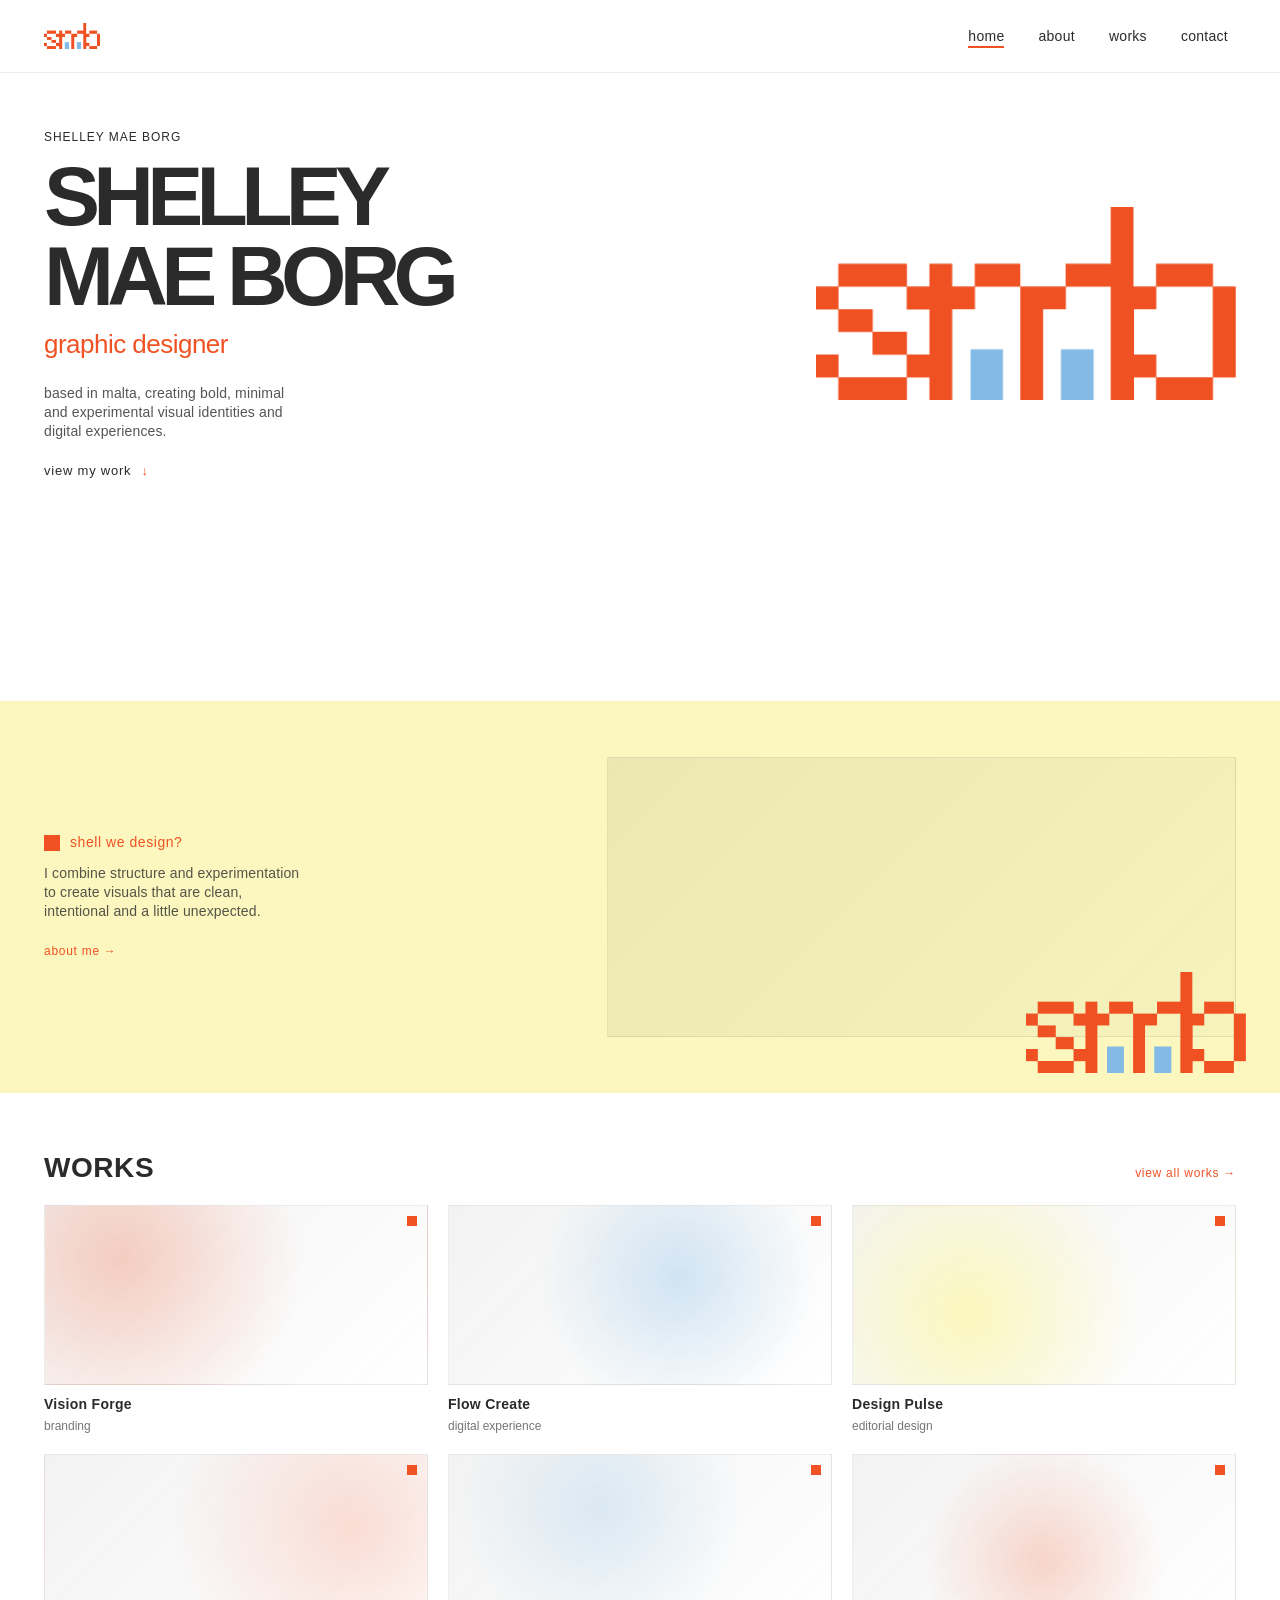
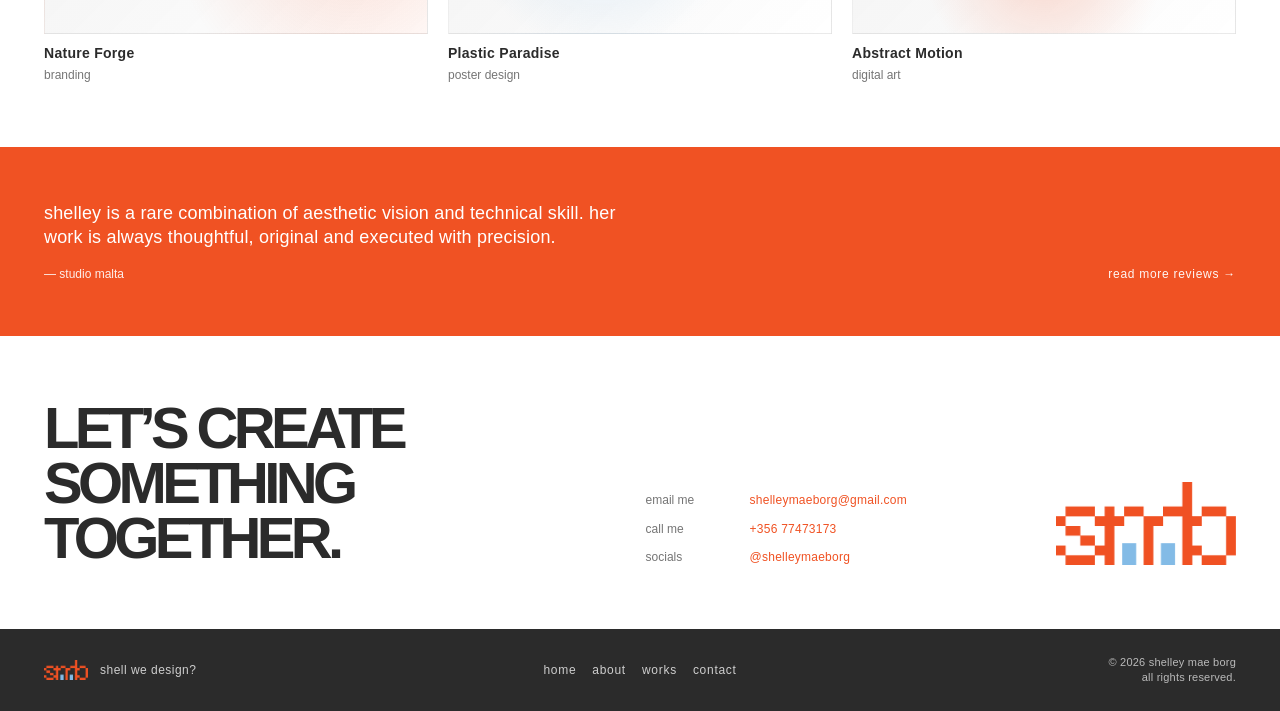
<file: index.html>
<!DOCTYPE html>
<html lang="en">
  <head>
    <meta charset="UTF-8" />
    <meta name="viewport" content="width=device-width, initial-scale=1.0" />
    <title>Shelley Mae Borg</title>
    <link rel="icon" type="image/x-icon" href="/images/logo.png" />
    <link rel="stylesheet" href="./style.css" />
  </head>
  <body>
    <a class="skipLink" href="#home">Skip to content</a>

    <header class="siteHeader">
      <div class="container headerInner">
        <a class="brand" href="#home" data-scroll>
          <img class="brandMark" src="./images/logo.png" alt="SMB logo" />
        </a>

        <nav class="nav" aria-label="Primary">
          <a class="navLink" href="#home" data-scroll>home</a>
          <a class="navLink" href="#about" data-scroll>about</a>
          <a class="navLink" href="#works" data-scroll>works</a>
          <a class="navLink" href="./contact.html">contact</a>
        </nav>
      </div>
    </header>

    <main>
      <section id="home" class="hero section">
        <div class="container heroGrid">
          <div class="heroCopy">
            <p class="kicker">SHELLEY MAE BORG</p>
            <h1 class="display">
              SHELLEY<br />
              MAE BORG
            </h1>
            <p class="subtitle">graphic designer</p>

            <p class="bodyText">
              based in malta, creating bold, minimal and experimental visual identities and
              digital experiences.
            </p>

            <a class="ctaLink" href="#works" data-scroll>
              view my work <span aria-hidden="true">↓</span>
            </a>
          </div>

          <div class="heroArt" aria-hidden="true">
            <div class="pixelMotif">
              <img src="./images/logo.png" alt="" />
            </div>
            <div class="accentSquares accentSquaresBlue"></div>
          </div>
        </div>
      </section>

      <section id="about" class="about section">
        <div class="container aboutGrid">
          <div class="aboutCopy">
            <p class="eyebrow">
              <span class="eyebrowMark" aria-hidden="true"></span>
              shell we design?
            </p>
            <p class="bodyText">
              I combine structure and experimentation to create visuals that are clean,
              intentional and a little unexpected.
            </p>

            <a class="textLink" href="#works" data-scroll>about me →</a>
          </div>

          <div class="aboutMedia">
            <div class="portraitPlaceholder" role="img" aria-label="Portrait placeholder"></div>
            <div class="pixelOverlay" aria-hidden="true">
              <img src="./images/logo.png" alt="" />
            </div>
          </div>
        </div>
      </section>

      <section id="works" class="works section">
        <div class="container">
          <div class="sectionHeader">
            <h2 class="sectionTitle">WORKS</h2>
            <a class="textLink" href="#works" data-scroll>view all works →</a>
          </div>

          <div class="worksGrid" aria-label="Work projects">
            <article class="workCard" tabindex="0">
              <div class="workThumb thumbA" role="img" aria-label="Project thumbnail placeholder"></div>
              <h3 class="workTitle">Vision Forge</h3>
              <p class="workMeta">branding</p>
            </article>

            <article class="workCard" tabindex="0">
              <div class="workThumb thumbB" role="img" aria-label="Project thumbnail placeholder"></div>
              <h3 class="workTitle">Flow Create</h3>
              <p class="workMeta">digital experience</p>
            </article>

            <article class="workCard" tabindex="0">
              <div class="workThumb thumbC" role="img" aria-label="Project thumbnail placeholder"></div>
              <h3 class="workTitle">Design Pulse</h3>
              <p class="workMeta">editorial design</p>
            </article>

            <article class="workCard" tabindex="0">
              <div class="workThumb thumbD" role="img" aria-label="Project thumbnail placeholder"></div>
              <h3 class="workTitle">Nature Forge</h3>
              <p class="workMeta">branding</p>
            </article>

            <article class="workCard" tabindex="0">
              <div class="workThumb thumbE" role="img" aria-label="Project thumbnail placeholder"></div>
              <h3 class="workTitle">Plastic Paradise</h3>
              <p class="workMeta">poster design</p>
            </article>

            <article class="workCard" tabindex="0">
              <div class="workThumb thumbF" role="img" aria-label="Project thumbnail placeholder"></div>
              <h3 class="workTitle">Abstract Motion</h3>
              <p class="workMeta">digital art</p>
            </article>
          </div>
        </div>
      </section>

      <section class="quoteBand section" aria-label="Testimonial">
        <div class="container quoteInner">
          <blockquote class="quote">
            shelley is a rare combination of aesthetic vision and technical skill.
            her work is always thoughtful, original and executed with precision.
          </blockquote>
          <div class="quoteByline">— studio malta</div>
          <a class="quoteLink" href="#about" data-scroll>read more reviews →</a>
        </div>
      </section>

      <section class="cta section" aria-label="Call to action">
        <div class="container ctaGrid">
          <h2 class="ctaTitle displaySmall">
            LET’S CREATE<br />
            SOMETHING<br />
            TOGETHER.
          </h2>

          <div class="ctaDetails">
            <div class="ctaRow">
              <div class="ctaLabel">email me</div>
              <div class="ctaValue">shelleymaeborg@gmail.com</div>
            </div>
            <div class="ctaRow">
              <div class="ctaLabel">call me</div>
              <div class="ctaValue">+356 77473173</div>
            </div>
            <div class="ctaRow">
              <div class="ctaLabel">socials</div>
              <div class="ctaValue">@shelleymaeborg</div>
            </div>
          </div>

          <div class="ctaMotif" aria-hidden="true">
            <div class="pixelMotif pixelMotifSmall">
              <img src="./images/logo.png" alt="" />
            </div>
          </div>
        </div>
      </section>
    </main>

    <footer class="siteFooter">
      <div class="container footerInner">
        <div class="footerLeft">
          <img class="footerMark" src="./images/logo.png" alt="SMB logo" />
          <div class="footerTagline">shell we design?</div>
        </div>

        <nav class="footerNav" aria-label="Footer">
          <a class="footerLink" href="#home" data-scroll>home</a>
          <a class="footerLink" href="#about" data-scroll>about</a>
          <a class="footerLink" href="#works" data-scroll>works</a>
          <a class="footerLink" href="./contact.html">contact</a>
        </nav>

        <div class="footerRight">
          <div class="footerLegal">© 2026 shelley mae borg</div>
          <div class="footerLegal">all rights reserved.</div>
        </div>
      </div>
    </footer>

    <script src="./functions.js"></script>
  </body>
</html>
</file>
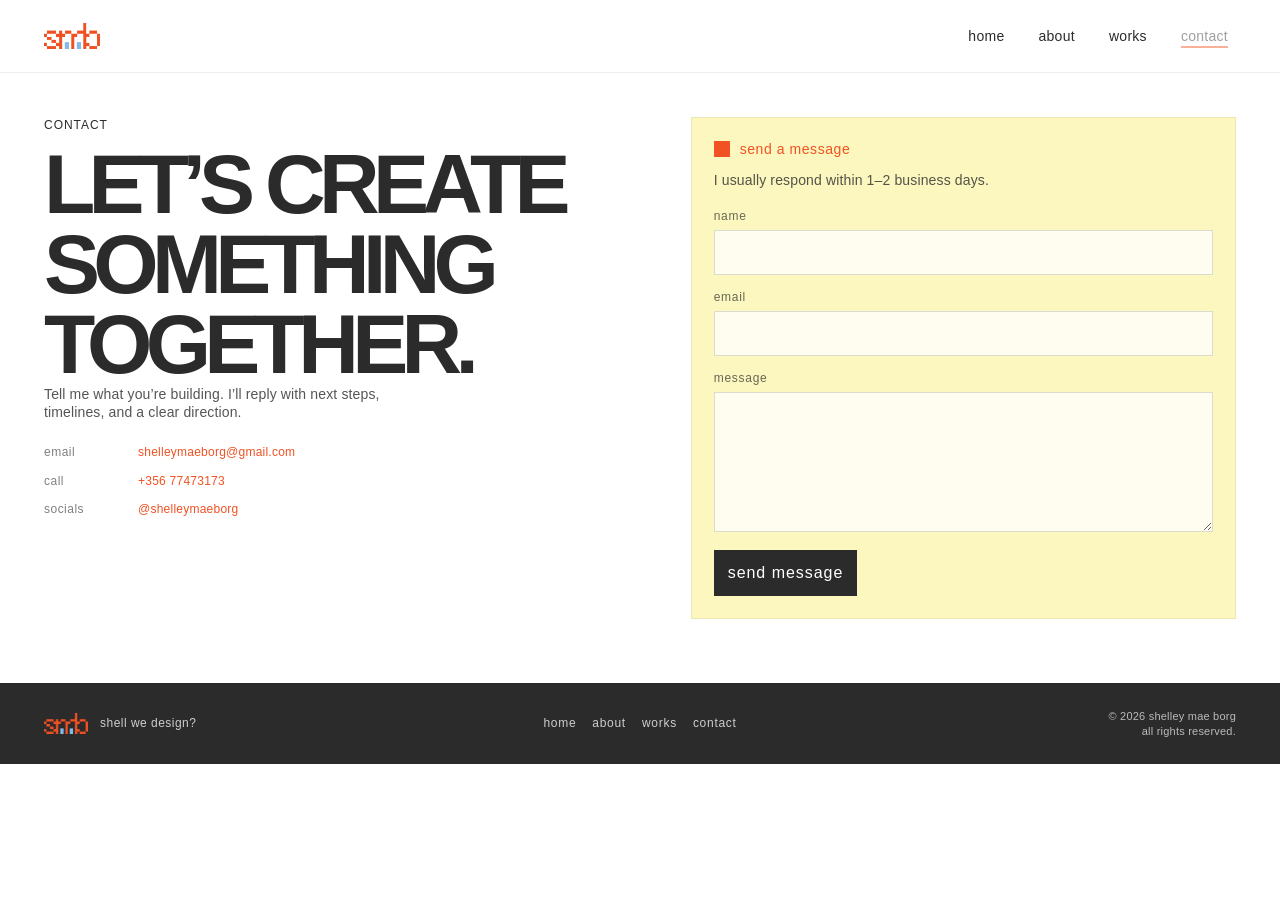
<file: contact.html>
<!DOCTYPE html>
<html lang="en">
  <head>
    <meta charset="UTF-8" />
    <meta name="viewport" content="width=device-width, initial-scale=1.0" />
    <title>Contact — Shelley Mae Borg</title>
    <link rel="icon" type="image/x-icon" href="/images/logo.png" />
    <link rel="stylesheet" href="./style.css" />
  </head>
  <body>
    <a class="skipLink" href="#contact">Skip to content</a>

    <header class="siteHeader">
      <div class="container headerInner">
        <a class="brand" href="./index.html">
          <img class="brandMark" src="./images/logo.png" alt="SMB logo" />
        </a>

        <nav class="nav" aria-label="Primary">
          <a class="navLink" href="./index.html#home">home</a>
          <a class="navLink" href="./index.html#about">about</a>
          <a class="navLink" href="./index.html#works">works</a>
          <a class="navLink navLinkContact" href="./contact.html" aria-current="page">contact</a>
        </nav>
      </div>
    </header>

    <main>
      <section id="contact" class="contactHero section">
        <div class="container contactGrid">
          <div class="contactCopy">
            <p class="kicker">CONTACT</p>
            <h1 class="display contactTitle">
              LET’S CREATE<br />
              SOMETHING<br />
              TOGETHER.
            </h1>
            <p class="bodyText contactIntro">
              Tell me what you’re building. I’ll reply with next steps, timelines, and a clear
              direction.
            </p>

            <div class="contactDetails">
              <div class="contactDetail">
                <div class="contactLabel">email</div>
                <div class="contactValue">shelleymaeborg@gmail.com</div>
              </div>
              <div class="contactDetail">
                <div class="contactLabel">call</div>
                <div class="contactValue">+356 77473173</div>
              </div>
              <div class="contactDetail">
                <div class="contactLabel">socials</div>
                <div class="contactValue">@shelleymaeborg</div>
              </div>
            </div>
          </div>

          <div class="contactPanel">
            <div class="contactPanelHeader">
              <p class="eyebrow">
                <span class="eyebrowMark" aria-hidden="true"></span>
                send a message
              </p>
              <p class="bodyText contactHint">I usually respond within 1–2 business days.</p>
            </div>

            <!-- formspree form -->
            <form
              id="contactForm"
              class="contactForm"
              action="https://formspree.io/f/xdabkkyw"
              method="POST"
              novalidate
            >
              <label class="field">
                <span class="fieldLabel">name</span>
                <input class="fieldInput" name="name" type="text" autocomplete="name" required />
              </label>

              <label class="field">
                <span class="fieldLabel">email</span>
                <input
                  class="fieldInput"
                  name="email"
                  type="email"
                  autocomplete="email"
                  required
                />
              </label>

              <label class="field fieldMessage">
                <span class="fieldLabel">message</span>
                <textarea
                  class="fieldTextarea"
                  name="message"
                  rows="6"
                  autocomplete="off"
                  required
                ></textarea>
              </label>

              <div class="formRow">
                <button class="btnPrimary" type="submit">
                  <span class="btnText">send message</span>
                  <span class="btnSpinner" aria-hidden="true"></span>
                </button>
                <div class="formStatus" role="status" aria-live="polite"></div>
              </div>
            </form>
          </div>
        </div>
      </section>
    </main>

    <footer class="siteFooter">
      <div class="container footerInner">
        <div class="footerLeft">
          <img class="footerMark" src="./images/logo.png" alt="SMB logo" />
          <div class="footerTagline">shell we design?</div>
        </div>

        <nav class="footerNav" aria-label="Footer">
          <a class="footerLink" href="./index.html#home">home</a>
          <a class="footerLink" href="./index.html#about">about</a>
          <a class="footerLink" href="./index.html#works">works</a>
          <a class="footerLink" href="./contact.html" aria-current="page">contact</a>
        </nav>

        <div class="footerRight">
          <div class="footerLegal">© 2026 shelley mae borg</div>
          <div class="footerLegal">all rights reserved.</div>
        </div>
      </div>
    </footer>

    <div class="modal" id="contactModal" aria-hidden="true">
      <div class="modalBackdrop" data-modal-close></div>
      <div
        class="modalDialog"
        role="dialog"
        aria-modal="true"
        aria-labelledby="contactModalTitle"
        aria-describedby="contactModalDesc"
      >
        <h2 class="modalTitle" id="contactModalTitle">Message sent</h2>
        <p class="modalDesc" id="contactModalDesc">
          Thanks — I’ll get back to you soon.
        </p>
        <div class="modalActions">
          <button class="btnSecondary" type="button" data-modal-close>close</button>
        </div>
      </div>
    </div>

    <script src="./functions.js"></script>
  </body>
</html>
</file>
<file: style.css>
/* Base */
:root {
  --blue: #84bbe6;
  --cream: #fbf7be;
  --orange: #f05223;
  --ink: #2b2b2b;
  --white: #ffffff;

  --container: 1240px;
  --gutter: 24px;

  --tracking-tight: -0.08em; /* ~ -80 tracking */
}

*,
*::before,
*::after {
  box-sizing: border-box;
}

html {
  scroll-behavior: smooth;
}

@media (prefers-reduced-motion: reduce) {
  html {
    scroll-behavior: auto;
  }
}

body {
  margin: 0;
  color: var(--ink);
  background: var(--white);
  font-family: "Helvetica Neue", Helvetica, Arial, sans-serif;
  line-height: 1.35;
  -webkit-font-smoothing: antialiased;
  -moz-osx-font-smoothing: grayscale;
  --spot-x: -1000px;
  --spot-y: -1000px;
}

img {
  display: block;
  max-width: 100%;
  height: auto;
}

a {
  color: inherit;
  text-decoration: none;
}

.container {
  max-width: var(--container);
  margin: 0 auto;
  padding: 0 var(--gutter);
}

.section {
  padding: 64px 0;
}

.skipLink {
  position: absolute;
  left: 12px;
  top: 12px;
  transform: translateY(-200%);
  padding: 10px 12px;
  background: var(--white);
  border: 1px solid rgba(43, 43, 43, 0.2);
  font-size: 14px;
  z-index: 1000;
}

.skipLink:focus {
  transform: translateY(0);
  outline: 2px solid var(--orange);
  outline-offset: 2px;
}

/* Header / Nav */
.siteHeader {
  position: sticky;
  top: 0;
  z-index: 50;
  background: rgba(255, 255, 255, 0.9);
  backdrop-filter: blur(10px);
  border-bottom: 1px solid rgba(43, 43, 43, 0.08);
}

.headerInner {
  height: 72px;
  display: flex;
  align-items: center;
  justify-content: space-between;
  gap: 16px;
}

.brandMark {
  width: 56px;
  height: auto;
}

.nav {
  display: flex;
  align-items: center;
  gap: 18px;
  font-size: 14px;
  letter-spacing: 0.02em;
  text-transform: lowercase;
}

.navLink {
  padding: 8px 8px;
  border-radius: 0;
  position: relative;
}

.navLink::after {
  content: "";
  position: absolute;
  left: 8px;
  right: 8px;
  bottom: 5px;
  height: 2px;
  background: var(--orange);
  transform: scaleX(0);
  transform-origin: left;
  transition: transform 140ms ease;
}

.navLink:hover::after,
.navLink[aria-current="page"]::after {
  transform: scaleX(1);
}

.navLinkContact {
  opacity: 0.45;
  cursor: not-allowed;
}

/* Typography */
.kicker {
  margin: 0 0 12px;
  font-size: 12px;
  letter-spacing: 0.08em;
  text-transform: uppercase;
}

.display {
  margin: 0;
  font-size: 84px;
  line-height: 0.95;
  letter-spacing: var(--tracking-tight);
}

.subtitle {
  margin: 10px 0 22px;
  font-size: 26px;
  color: var(--orange);
  letter-spacing: -0.02em;
}

.bodyText {
  margin: 0 0 18px;
  max-width: 34ch;
  font-size: 14px;
  letter-spacing: 0.01em;
  color: rgba(43, 43, 43, 0.8);
}

.ctaLink {
  display: inline-flex;
  align-items: center;
  gap: 10px;
  font-size: 13px;
  letter-spacing: 0.06em;
  text-transform: lowercase;
}

.ctaLink span {
  color: var(--orange);
}

.textLink {
  display: inline-flex;
  align-items: center;
  gap: 10px;
  font-size: 12px;
  letter-spacing: 0.06em;
  color: var(--orange);
  text-transform: lowercase;
}

/* Hero */
.hero {
  padding-top: 44px;
}

.heroGrid {
  display: grid;
  grid-template-columns: 1.1fr 0.9fr;
  gap: 48px;
  align-items: start;
}

.heroCopy {
  padding-top: 12px;
}

.heroArt {
  position: relative;
  min-height: 520px;
}

.pixelMotif {
  position: absolute;
  right: 0;
  top: 90px;
  width: 420px;
  opacity: 1;
}

.pixelMotif img {
  width: 100%;
  height: auto;
}

.accentSquares {
  position: absolute;
  right: 40px;
  top: 240px;
  width: 120px;
  height: 120px;
  image-rendering: pixelated;
}

/* About band */
.about {
  background: var(--cream);
  padding: 56px 0;
}

.aboutGrid {
  display: grid;
  grid-template-columns: 0.9fr 1.1fr;
  gap: 48px;
  align-items: center;
}

.eyebrow {
  margin: 0 0 12px;
  font-size: 14px;
  letter-spacing: 0.04em;
  color: var(--orange);
  text-transform: lowercase;
  display: flex;
  align-items: center;
  gap: 10px;
}

.eyebrowMark {
  width: 16px;
  height: 16px;
  background: var(--orange);
  display: inline-block;
}

.aboutMedia {
  position: relative;
  min-height: 280px;
}

.portraitPlaceholder {
  width: 100%;
  height: 280px;
  background: linear-gradient(135deg, rgba(43, 43, 43, 0.08), rgba(43, 43, 43, 0.02));
  border: 1px solid rgba(43, 43, 43, 0.08);
}

.pixelOverlay {
  position: absolute;
  right: -10px;
  bottom: -36px;
  width: 220px;
  transform: rotate(0deg);
}

.pixelOverlay img {
  width: 100%;
}

/* Works */
.works {
  padding-top: 56px;
}

.sectionHeader {
  display: flex;
  align-items: baseline;
  justify-content: space-between;
  gap: 24px;
  margin-bottom: 18px;
}

.sectionTitle {
  margin: 0;
  font-size: 28px;
  letter-spacing: 0.02em;
}

.worksGrid {
  display: grid;
  grid-template-columns: repeat(3, 1fr);
  gap: 20px;
}

.workCard {
  padding: 0;
  position: relative;
  outline: none;
  cursor: pointer;
}

.workCard:focus-visible {
  outline: 2px solid var(--orange);
  outline-offset: 6px;
}

.workThumb {
  height: 180px;
  border: 1px solid rgba(43, 43, 43, 0.08);
  background: linear-gradient(135deg, rgba(43, 43, 43, 0.06), rgba(43, 43, 43, 0));
  margin-bottom: 10px;
  position: relative;
  overflow: hidden;
}

.workThumb::after {
  content: "";
  position: absolute;
  right: 10px;
  top: 10px;
  width: 10px;
  height: 10px;
  background: var(--orange);
}

.thumbA {
  background: radial-gradient(circle at 20% 30%, rgba(240, 82, 35, 0.25), transparent 55%),
    linear-gradient(135deg, rgba(43, 43, 43, 0.06), rgba(43, 43, 43, 0));
}
.thumbB {
  background: radial-gradient(circle at 60% 40%, rgba(132, 187, 230, 0.35), transparent 55%),
    linear-gradient(135deg, rgba(43, 43, 43, 0.06), rgba(43, 43, 43, 0));
}
.thumbC {
  background: radial-gradient(circle at 30% 60%, rgba(251, 247, 190, 1), rgba(251, 247, 190, 0) 60%),
    linear-gradient(135deg, rgba(43, 43, 43, 0.06), rgba(43, 43, 43, 0));
}
.thumbD {
  background: radial-gradient(circle at 80% 40%, rgba(240, 82, 35, 0.18), transparent 55%),
    linear-gradient(135deg, rgba(43, 43, 43, 0.06), rgba(43, 43, 43, 0));
}
.thumbE {
  background: radial-gradient(circle at 40% 30%, rgba(132, 187, 230, 0.25), transparent 55%),
    linear-gradient(135deg, rgba(43, 43, 43, 0.06), rgba(43, 43, 43, 0));
}
.thumbF {
  background: radial-gradient(circle at 50% 60%, rgba(240, 82, 35, 0.22), transparent 55%),
    linear-gradient(135deg, rgba(43, 43, 43, 0.06), rgba(43, 43, 43, 0));
}

.workTitle {
  margin: 0;
  font-size: 14px;
  letter-spacing: 0.02em;
}

.workMeta {
  margin: 4px 0 0;
  font-size: 12px;
  color: rgba(43, 43, 43, 0.65);
}

/* Works spotlight interaction (dim page + halo) */
body::before {
  content: "";
  position: fixed;
  inset: 0;
  pointer-events: none;
  z-index: 60;
  opacity: 0;
  transition: opacity 520ms ease;
  background:
    radial-gradient(
      230px circle at var(--spot-x) var(--spot-y),
      rgba(0, 0, 0, 0) 0%,
      rgba(0, 0, 0, 0) 45%,
      rgba(0, 0, 0, 0.72) 75%,
      rgba(0, 0, 0, 0.72) 100%
    ),
    radial-gradient(
      420px circle at var(--spot-x) var(--spot-y),
      rgba(251, 247, 190, 0.12) 0%,
      rgba(251, 247, 190, 0) 60%
    ),
    rgba(0, 0, 0, 0.62);
}

.spotlightOn::before {
  opacity: 1;
}

@media (prefers-reduced-motion: reduce) {
  body::before {
    transition: none;
  }
}

.spotlightOn .workCard.isSpotlit {
  z-index: 70;
}

.spotlightOn .workCard.isSpotlit::before {
  content: "";
  position: absolute;
  inset: -18px;
  pointer-events: none;
  z-index: -1;
  background: radial-gradient(circle at 50% 40%, rgba(251, 247, 190, 0.55), rgba(251, 247, 190, 0) 65%);
  filter: blur(8px);
  opacity: 1;
  transition: opacity 220ms ease, transform 220ms ease;
  transform: translateZ(0) scale(1);
}

.spotlightOn .workCard.isSpotlit .workThumb {
  border-color: rgba(255, 255, 255, 0.28);
}

.spotlightOn .workCard:not(.isSpotlit) {
  opacity: 0.9;
  transition: opacity 220ms ease;
}

.spotlightOn .workCard.isSpotlit {
  transform: translateY(-2px);
  transition: transform 220ms ease;
}

/* Quote band */
.quoteBand {
  background: var(--orange);
  color: var(--white);
  padding: 54px 0;
}

.quoteInner {
  display: grid;
  grid-template-columns: 1fr auto;
  grid-template-rows: auto auto;
  column-gap: 40px;
  row-gap: 16px;
  align-items: end;
}

.quote {
  margin: 0;
  font-size: 18px;
  max-width: 60ch;
  letter-spacing: 0.01em;
}

.quoteByline {
  grid-column: 1 / 2;
  font-size: 12px;
  opacity: 0.9;
}

.quoteLink {
  grid-column: 2 / 3;
  grid-row: 1 / 3;
  align-self: end;
  font-size: 12px;
  letter-spacing: 0.06em;
  text-transform: lowercase;
  opacity: 0.95;
}

/* CTA */
.ctaGrid {
  display: grid;
  grid-template-columns: 1.2fr 0.8fr auto;
  gap: 28px;
  align-items: end;
}

.displaySmall {
  margin: 0;
  font-size: 58px;
  line-height: 0.95;
  letter-spacing: var(--tracking-tight);
}

.ctaDetails {
  display: grid;
  gap: 12px;
  font-size: 12px;
}

.ctaRow {
  display: grid;
  grid-template-columns: 90px 1fr;
  gap: 14px;
  align-items: baseline;
}

.ctaLabel {
  color: rgba(43, 43, 43, 0.65);
}

.ctaValue {
  color: var(--orange);
  letter-spacing: 0.02em;
}

.ctaMotif {
  justify-self: end;
}

.pixelMotifSmall {
  position: static;
  width: 180px;
  opacity: 1;
}

/* Footer */
.siteFooter {
  background: var(--ink);
  color: rgba(255, 255, 255, 0.9);
  padding: 26px 0;
}

.footerInner {
  display: grid;
  grid-template-columns: 1fr auto 1fr;
  gap: 28px;
  align-items: center;
}

.footerLeft {
  display: flex;
  align-items: center;
  gap: 12px;
}

.footerMark {
  width: 44px;
}

.footerTagline {
  font-size: 12px;
  letter-spacing: 0.04em;
  text-transform: lowercase;
  opacity: 0.85;
}

.footerNav {
  display: flex;
  gap: 16px;
  font-size: 12px;
  letter-spacing: 0.06em;
  text-transform: lowercase;
}

.footerLink {
  opacity: 0.85;
}

.footerLink:hover {
  opacity: 1;
  color: var(--orange);
}

.footerLink.isDisabled {
  opacity: 0.35;
}

.footerRight {
  justify-self: end;
  text-align: right;
  font-size: 11px;
  opacity: 0.75;
  letter-spacing: 0.02em;
}

/* Desktop-first guardrails */
@media (max-width: 1100px) {
  .display {
    font-size: 72px;
  }

  /* Tablet/Laptop: keep nav comfortable */
  .nav {
    gap: 14px;
  }

  .heroGrid {
    grid-template-columns: 1fr 1fr;
  }

  .worksGrid {
    grid-template-columns: repeat(2, 1fr);
  }

  .ctaGrid {
    grid-template-columns: 1fr 1fr;
  }

  .ctaMotif {
    display: none;
  }
}

/* Tablet guardrails */

@media (max-width: 768px) {
  /* Tablet: reduce vertical rhythm */
  .section {
    padding: 52px 0;
  }

  /* Tablet: header becomes flexible height */
  .headerInner {
    height: auto;
    padding: 12px 0;
    align-items: flex-start;
  }

  .brandMark {
    width: 48px;
  }

  /* Tablet: nav wraps instead of overflowing */
  .nav {
    flex-wrap: wrap;
    justify-content: flex-end;
    gap: 10px 14px;
    font-size: 13px;
  }

  .navLink {
    padding: 6px 6px;
  }

  .display {
    font-size: 48px;
  }

  .subtitle {
    font-size: 20px;
  }

  /* Tablet: stack the main homepage grids */
  .heroGrid {
    grid-template-columns: 1fr;
    gap: 28px;
  }

  .heroArt {
    min-height: 260px;
    order: 2;
  }

  .pixelMotif {
    width: 320px;
    top: 20px;
  }

  .accentSquares {
    width: 92px;
    height: 92px;
    right: 20px;
    top: 140px;
  }

  .aboutGrid {
    grid-template-columns: 1fr;
    gap: 22px;
  }

  .portraitPlaceholder {
    height: 240px;
  }

  .pixelOverlay {
    right: -6px;
    bottom: -26px;
    width: 180px;
  }

  .worksGrid {
    grid-template-columns: repeat(2, 1fr);
  }

  /* Tablet: quote band stacks neatly */
  .quoteInner {
    grid-template-columns: 1fr;
    grid-template-rows: auto auto auto;
  }

  .quoteLink {
    grid-column: 1 / 2;
    grid-row: auto;
    justify-self: start;
  }

  /* Tablet: CTA stacks */
  .ctaGrid {
    grid-template-columns: 1fr;
    gap: 18px;
  }

  .displaySmall {
    font-size: 44px;
  }

  /* Tablet: footer stacks */
  .footerInner {
    grid-template-columns: 1fr;
    gap: 16px;
    text-align: left;
  }

  .footerRight {
    justify-self: start;
    text-align: left;
  }
}

/* Mobile guardrails */

@media (max-width: 480px) {
  /* Mobile: tighter gutters */
  :root {
    --gutter: 16px;
  }

  .section {
    padding: 44px 0;
  }

  .display {
    font-size: 36px;
  }

  .subtitle {
    font-size: 18px;
  }

  /* Mobile: keep the hero artwork subtle */
  .heroArt {
    min-height: 200px;
  }

  .pixelMotif {
    width: 260px;
    right: -10px;
  }

  .accentSquares {
    display: none;
  }

  /* Mobile: single column works */
  .worksGrid {
    grid-template-columns: 1fr;
    gap: 16px;
  }

  .workThumb {
    height: 160px;
  }

  /* Mobile: CTA typography */
  .displaySmall {
    font-size: 34px;
  }

  /* Mobile: contact page form row stacks */
  .formRow {
    grid-template-columns: 1fr;
  }

  .btnPrimary {
    width: 100%;
    justify-content: center;
  }
}

/* Contact page */
.contactHero {
  padding-top: 44px;
}

.contactGrid {
  display: grid;
  grid-template-columns: 1.05fr 0.95fr;
  gap: 44px;
  align-items: start;
}

.contactTitle {
  margin-top: 8px;
}

.contactIntro {
  max-width: 44ch;
}

.contactDetails {
  margin-top: 22px;
  display: grid;
  gap: 12px;
  font-size: 12px;
}

.contactDetail {
  display: grid;
  grid-template-columns: 80px 1fr;
  gap: 14px;
  align-items: baseline;
}

.contactLabel {
  color: rgba(43, 43, 43, 0.6);
  text-transform: lowercase;
  letter-spacing: 0.04em;
}

.contactValue {
  color: var(--orange);
  letter-spacing: 0.02em;
}

.contactPanel {
  background: var(--cream);
  border: 1px solid rgba(43, 43, 43, 0.08);
  padding: 22px;
}

.contactPanelHeader {
  margin-bottom: 10px;
}

.contactHint {
  margin-top: 8px;
  max-width: none;
}

.contactForm {
  display: grid;
  gap: 14px;
}

.field {
  display: grid;
  gap: 6px;
}

.fieldLabel {
  font-size: 12px;
  letter-spacing: 0.06em;
  text-transform: lowercase;
  color: rgba(43, 43, 43, 0.7);
}

.fieldInput,
.fieldTextarea {
  width: 100%;
  padding: 12px 12px;
  border: 1px solid rgba(43, 43, 43, 0.16);
  background: rgba(255, 255, 255, 0.75);
  color: var(--ink);
  font: inherit;
  font-size: 14px;
  letter-spacing: 0.01em;
  outline: none;
}

.fieldTextarea {
  resize: vertical;
  min-height: 140px;
}

.fieldInput:focus,
.fieldTextarea:focus {
  border-color: rgba(240, 82, 35, 0.55);
  box-shadow: 0 0 0 3px rgba(240, 82, 35, 0.15);
}

.fieldInput[aria-invalid="true"],
.fieldTextarea[aria-invalid="true"] {
  border-color: rgba(240, 82, 35, 0.9);
  box-shadow: 0 0 0 3px rgba(240, 82, 35, 0.2);
}

.formRow {
  display: grid;
  grid-template-columns: auto 1fr;
  gap: 14px;
  align-items: center;
  margin-top: 4px;
}

.formStatus {
  font-size: 12px;
  letter-spacing: 0.02em;
  color: rgba(43, 43, 43, 0.75);
}

.btnPrimary,
.btnSecondary {
  appearance: none;
  border: 0;
  font: inherit;
  cursor: pointer;
  letter-spacing: 0.06em;
  text-transform: lowercase;
  padding: 12px 14px;
  display: inline-flex;
  align-items: center;
  gap: 10px;
  user-select: none;
}

.btnPrimary {
  background: var(--ink);
  color: var(--white);
}

.btnPrimary:hover {
  background: rgba(43, 43, 43, 0.92);
}

.btnPrimary:disabled {
  opacity: 0.65;
  cursor: not-allowed;
}

.btnSecondary {
  background: transparent;
  color: var(--ink);
  border: 1px solid rgba(43, 43, 43, 0.18);
}

.btnSecondary:hover {
  border-color: rgba(240, 82, 35, 0.55);
  color: var(--orange);
}

.btnSpinner {
  width: 14px;
  height: 14px;
  border-radius: 999px;
  border: 2px solid rgba(255, 255, 255, 0.35);
  border-top-color: rgba(255, 255, 255, 1);
  display: none;
  animation: spin 900ms linear infinite;
}

.isSending .btnSpinner {
  display: inline-block;
}

@keyframes spin {
  to {
    transform: rotate(360deg);
  }
}

/* Modal */
.modal {
  position: fixed;
  inset: 0;
  display: grid;
  place-items: center;
  z-index: 120;
  opacity: 0;
  pointer-events: none;
  transition: opacity 220ms ease;
}

.modal.isOpen {
  opacity: 1;
  pointer-events: auto;
}

.modalBackdrop {
  position: absolute;
  inset: 0;
  background: rgba(0, 0, 0, 0.7);
}

.modalDialog {
  position: relative;
  width: min(520px, calc(100% - 48px));
  background: var(--cream);
  border: 1px solid rgba(255, 255, 255, 0.22);
  padding: 22px;
  z-index: 1;
  box-shadow: 0 24px 80px rgba(0, 0, 0, 0.35);
}

.modalTitle {
  margin: 0;
  font-size: 20px;
  letter-spacing: 0.02em;
}

.modalDesc {
  margin: 10px 0 0;
  font-size: 14px;
  color: rgba(43, 43, 43, 0.8);
  max-width: 52ch;
}

.modalActions {
  margin-top: 18px;
  display: flex;
  justify-content: flex-end;
  gap: 10px;
}

@media (max-width: 1100px) {
  .contactGrid {
    grid-template-columns: 1fr;
  }
}
</file>
